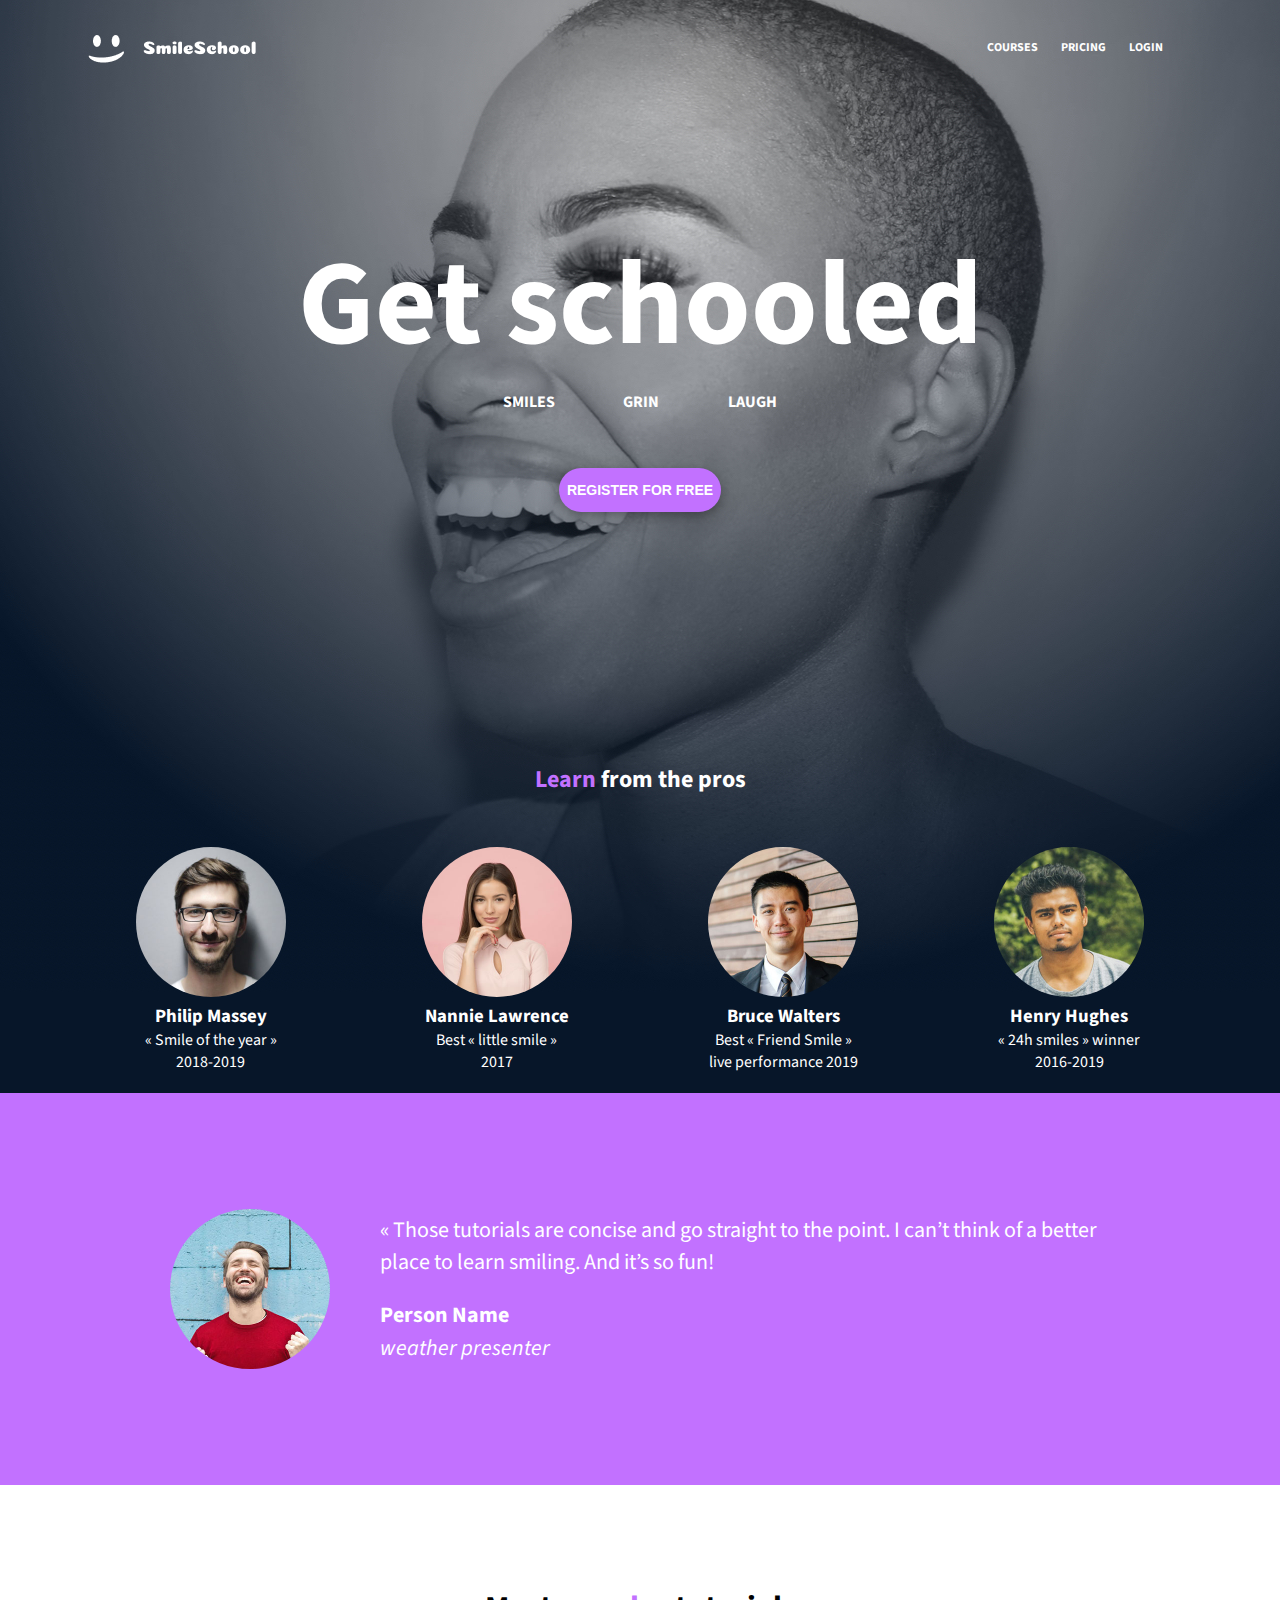
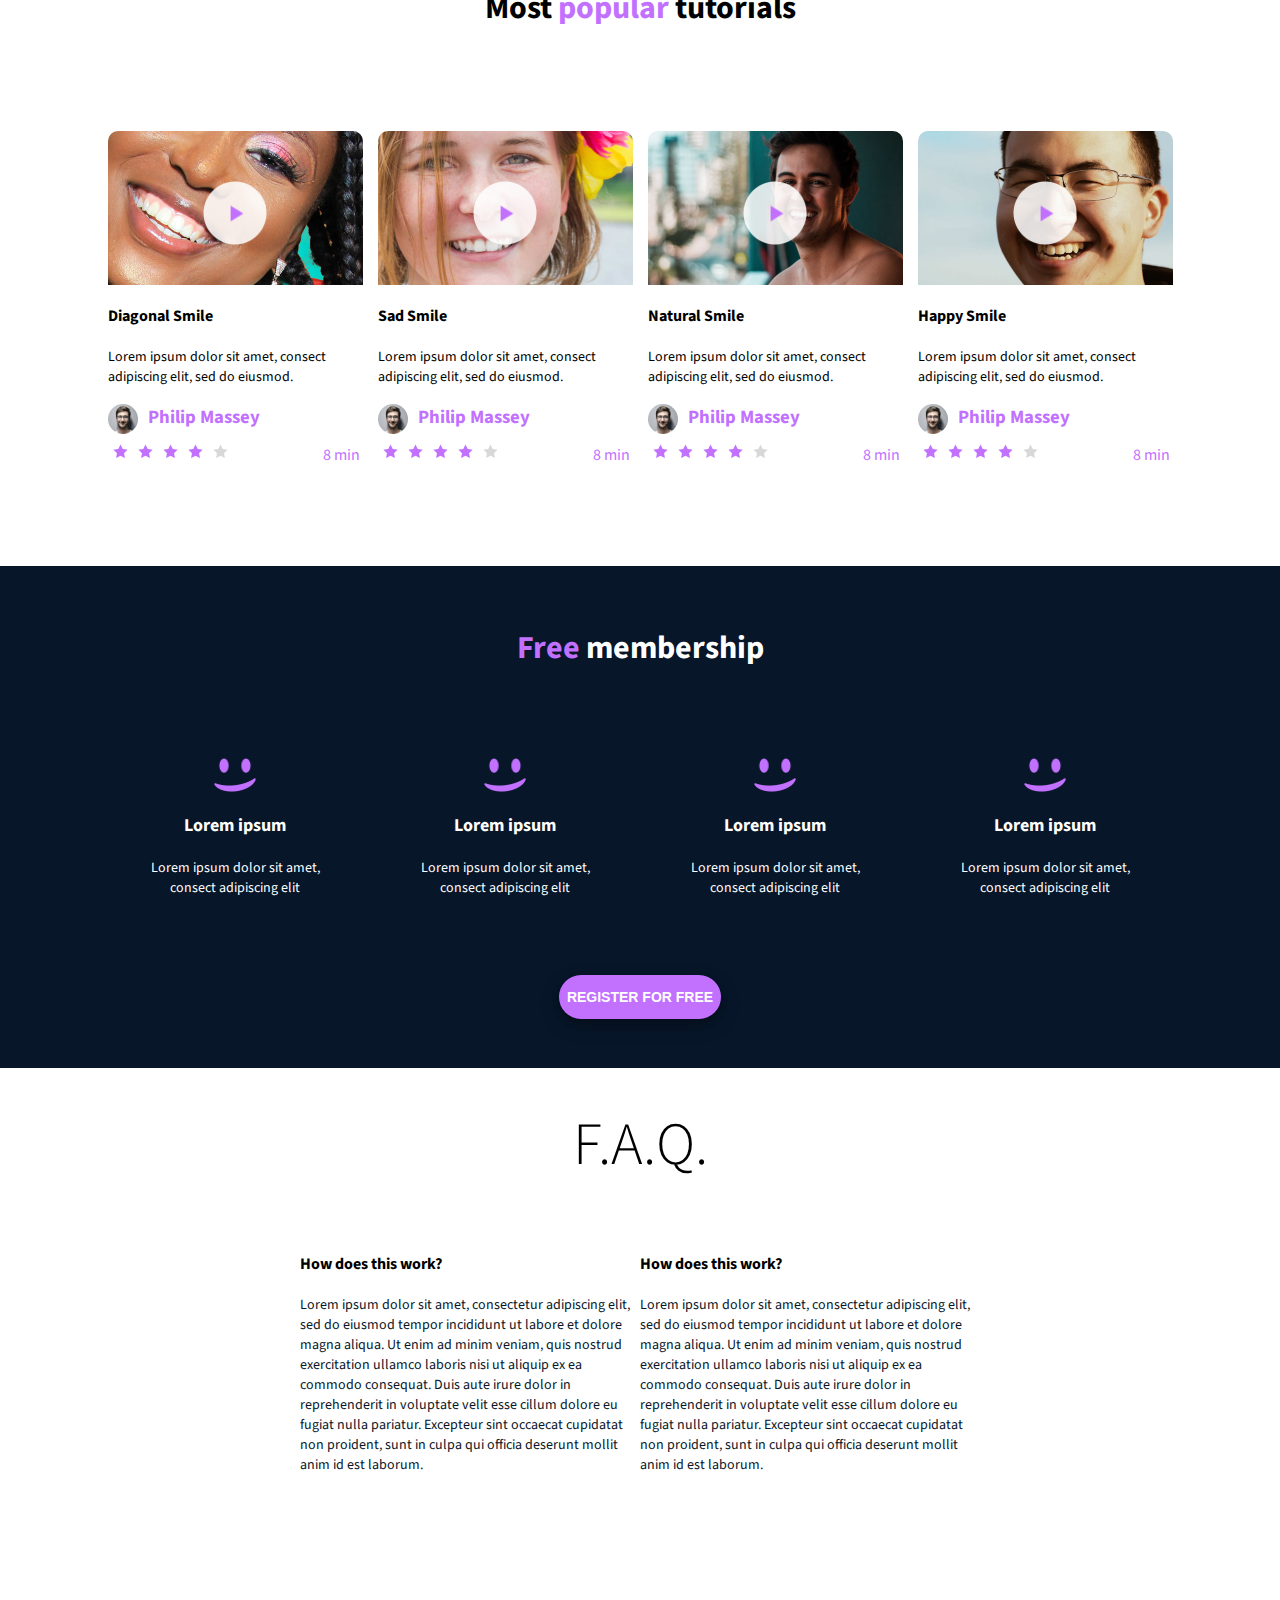
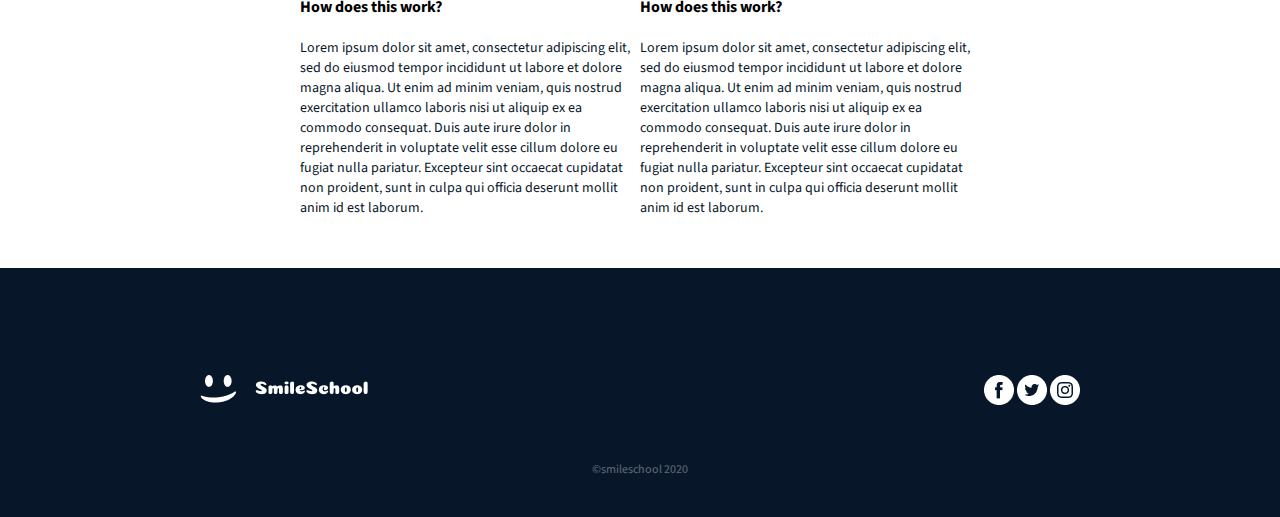
<file: css_advanced/index.html>
<!DOCTYPE html>
<html>
    <head>
        <link href='https://fonts.googleapis.com/css?family=Source+Sans+Pro' rel='stylesheet' type='text/css'>
        <link rel="stylesheet" href="./styles.css">
    </head>
    <body>
        <header>
            <div id="header_bar">
                <a><img src="./images/logo.png"></a>
                <nav>
                    <a>COURSES</a>
                    <a>PRICING</a>
                    <a>LOGIN</a>
                </nav>
            </div>

            <!-- Banner -->
            <section id="main_part">
                <div id="get_schooled">
                    <h1>Get schooled</h1>
                    <div>
                        <p>SMILES</p>
                        <p>GRIN</p>
                        <p>LAUGH</p>
                    </div>
                    <button class="register_button">REGISTER FOR FREE</button>
                </div>

                <div id="pros">
                    <h2><span class="blue_bold">Learn</span> from the pros</h2>
                    <div id="profiles">
                        <div>
                            <img src="./images/profile_1.jpg">
                            <h3>Philip Massey</h3>
                            <p>« Smile of the year » 2018-2019</p>
                        </div>
                        <div>
                            <img src="./images/profile_2.jpg">
                            <h3>Nannie Lawrence</h3>
                            <p>Best « little smile » 2017</p>
                        </div>
                        <div>
                            <img src="./images/profile_3.jpg">
                            <h3>Bruce Walters</h3>
                            <p>Best « Friend Smile » live performance 2019</p>
                        </div>
                        <div>
                            <img src="./images/profile_4.jpg">
                            <h3>Henry Hughes</h3>
                            <p>« 24h smiles » winner 2016-2019</p>
                        </div>
                    </div>
                </div>
            </section>
        </header>

        <main>
            <!-- Quote -->
            <section id="quote_part">
                <div>
                    <img src="./images/profile_5.jpg">
                    <div>
                        <blockquote>« Those tutorials are concise and go straight to the point. I can’t think of a better place to learn smiling. And it’s so fun!</blockquote>
                        <p class="bold">Person Name</p>
                        <p class="ital">weather presenter</p>
                    </div>
                </div>
            </section>

            <!-- Videos -->
            <section id="tutorials_part">
                <h1>Most <span class="blue_bold">popular</span> tutorials</h1>
                <div id="tutorials">
                    <!-- Diagonal Smile -->
                    <div class="tuto_video">
                        <img src="./images/thumbnail_4.jpg">
                        <div class="play_button">
                            <img src="./images/play.png">
                        </div>
                        <h2>Diagonal Smile</h2>
                        <p>Lorem ipsum dolor sit amet, consect adipiscing elit, sed do eiusmod.</p>
                        <div class="author">
                            <img src="./images/profile_1.jpg">
                            <h3>Philip Massey</h3>
                        </div>
                        <div class="rating">
                            <img src="./images/star_on.png">
                            <img src="./images/star_on.png">
                            <img src="./images/star_on.png">
                            <img src="./images/star_on.png">
                            <img src="./images/star_off.png">
                            <p>8 min</p>
                        </div>
                    </div>
                    
                    <!-- Sad Smile -->
                    <div class="tuto_video">
                        <img src="./images/thumbnail_3.jpg">
                        <div class="play_button">
                            <img src="./images/play.png">
                        </div>
                        <h2>Sad Smile</h2>
                        <p>Lorem ipsum dolor sit amet, consect adipiscing elit, sed do eiusmod.</p>
                        <div class="author">
                            <img src="./images/profile_1.jpg">
                            <h3>Philip Massey</h3>
                        </div>
                        <div class="rating">
                            <img src="./images/star_on.png">
                            <img src="./images/star_on.png">
                            <img src="./images/star_on.png">
                            <img src="./images/star_on.png">
                            <img src="./images/star_off.png">
                            <p>8 min</p>
                        </div>
                    </div>
                    
                    <!-- Natural Smile -->
                    <div class="tuto_video">
                        <img src="./images/thumbnail_1.jpg">
                        <div class="play_button">
                            <img src="./images/play.png">
                        </div>
                        <h2>Natural Smile</h2>
                        <p>Lorem ipsum dolor sit amet, consect adipiscing elit, sed do eiusmod.</p>
                        <div class="author">
                            <img src="./images/profile_1.jpg">
                            <h3>Philip Massey</h3>
                        </div>
                        <div class="rating">
                            <img src="./images/star_on.png">
                            <img src="./images/star_on.png">
                            <img src="./images/star_on.png">
                            <img src="./images/star_on.png">
                            <img src="./images/star_off.png">
                            <p>8 min</p>
                        </div>
                    </div>
                    
                    <!-- Happy Smile -->
                    <div class="tuto_video">
                        <img src="./images/thumbnail_2.jpg">
                        <div class="play_button">
                            <img src="./images/play.png">
                        </div>
                        <h2>Happy Smile</h2>
                        <p>Lorem ipsum dolor sit amet, consect adipiscing elit, sed do eiusmod.</p>
                        <div class="author">
                            <img src="./images/profile_1.jpg">
                            <h3>Philip Massey</h3>
                        </div>
                        <div class="rating">
                            <img src="./images/star_on.png">
                            <img src="./images/star_on.png">
                            <img src="./images/star_on.png">
                            <img src="./images/star_on.png">
                            <img src="./images/star_off.png">
                            <p>8 min</p>
                        </div>
                    </div>
                </div>
            </section>

            <!-- Membership -->
            <section id="membership_part">
                <h1><span class="blue_bold">Free</span> membership</h1>
                <div id="dot_container">
                    <div class="dot">
                        <img src="./images/smile_on.png">
                        <h2>Lorem ipsum</h2>
                        <p>Lorem ipsum dolor sit amet, consect adipiscing elit</p>
                    </div>
                    <div class="dot">
                        <img src="./images/smile_on.png">
                        <h2>Lorem ipsum</h2>
                        <p>Lorem ipsum dolor sit amet, consect adipiscing elit</p>
                    </div>
                    <div class="dot">
                        <img src="./images/smile_on.png">
                        <h2>Lorem ipsum</h2>
                        <p>Lorem ipsum dolor sit amet, consect adipiscing elit</p>
                    </div>
                    <div class="dot">
                        <img src="./images/smile_on.png">
                        <h2>Lorem ipsum</h2>
                        <p>Lorem ipsum dolor sit amet, consect adipiscing elit</p>
                    </div>
                </div>
                <button class="register_button">REGISTER FOR FREE</button>
            </section>

            <!-- FAQ -->
            <section id="faq_part">
                <h1>F.A.Q.</h1>
                <div id="faq_container">
                    <div class="faq_row">
                        <div class="faq">
                            <h2>How does this work?</h2>
                            <p>Lorem ipsum dolor sit amet, consectetur adipiscing elit, 
                                sed do eiusmod tempor incididunt ut labore et dolore 
                                magna aliqua. Ut enim ad minim veniam, quis nostrud 
                                exercitation ullamco laboris nisi ut aliquip ex ea commodo 
                                consequat. Duis aute irure dolor in reprehenderit in 
                                voluptate velit esse cillum dolore eu fugiat nulla 
                                pariatur. Excepteur sint occaecat cupidatat non proident, 
                                sunt in culpa qui officia deserunt mollit anim id est laborum.</p>
                        </div>
                        <div class="faq">
                            <h2>How does this work?</h2>
                            <p>Lorem ipsum dolor sit amet, consectetur adipiscing elit, 
                                sed do eiusmod tempor incididunt ut labore et dolore 
                                magna aliqua. Ut enim ad minim veniam, quis nostrud 
                                exercitation ullamco laboris nisi ut aliquip ex ea commodo 
                                consequat. Duis aute irure dolor in reprehenderit in 
                                voluptate velit esse cillum dolore eu fugiat nulla 
                                pariatur. Excepteur sint occaecat cupidatat non proident, 
                                sunt in culpa qui officia deserunt mollit anim id est laborum.</p>
                        </div>
                    </div>
                    <div class="faq_row">
                        <div class="faq">
                            <h2>How does this work?</h2>
                            <p>Lorem ipsum dolor sit amet, consectetur adipiscing elit, 
                                sed do eiusmod tempor incididunt ut labore et dolore 
                                magna aliqua. Ut enim ad minim veniam, quis nostrud 
                                exercitation ullamco laboris nisi ut aliquip ex ea commodo 
                                consequat. Duis aute irure dolor in reprehenderit in 
                                voluptate velit esse cillum dolore eu fugiat nulla 
                                pariatur. Excepteur sint occaecat cupidatat non proident, 
                                sunt in culpa qui officia deserunt mollit anim id est laborum.</p>
                        </div>
                        <div class="faq">
                            <h2>How does this work?</h2>
                            <p>Lorem ipsum dolor sit amet, consectetur adipiscing elit, 
                                sed do eiusmod tempor incididunt ut labore et dolore 
                                magna aliqua. Ut enim ad minim veniam, quis nostrud 
                                exercitation ullamco laboris nisi ut aliquip ex ea commodo 
                                consequat. Duis aute irure dolor in reprehenderit in 
                                voluptate velit esse cillum dolore eu fugiat nulla 
                                pariatur. Excepteur sint occaecat cupidatat non proident, 
                                sunt in culpa qui officia deserunt mollit anim id est laborum.</p>
                        </div>
                    </div>
                </div>
            </section>
        </main>

        <!--Footer -->
        <footer>
            <div class="footer_content_container">
                <div id="footer_content">
                    <a><img src="./images/logo.png"></a>
                    <div>
                        <a><img src="./images/Facebook.png"></a>
                        <a><img src="./images/Twitter.png"></a>
                        <a><img src="./images/Instagram.png"></a>
                    </div>
                </div>
                <p>©smileschool 2020</p>
            </div>
        </footer>
    </body>
</html>
</file>
<file: css_advanced/styles.css>
* {
    margin: 0;
    padding: 0;
}

body {
    text-align: center;
    font-family: 'Source Sans Pro', sans-serif;
    height: auto;
}

header {
    background-image: url(./images/pic_1.jpg);
    background-size: cover;
    width: 100%;
    height: 1093px;
    display: flex;
    justify-content: center;
    align-items: center;
    color: #FFFFFF;
    background-color: #071629;
}

#header_bar {
    width: 1103.41px;
    height: 29.46px;
    position: absolute;
    top: 35.02px;
    display: flex;
    flex-direction: row;
    justify-content: space-between;
}

#header_bar a {
    width: 167.02px;
    height: 29.46px;
}

#header_bar nav {
    justify-self: flex-end;
    width: 234px;
    height: 15px;
}

#header_bar nav a {
    margin: 0 10px 0 10px;
    font-weight: bold;
    font-size: 12px;
}

#main_part {
    position: absolute;
    top: 220px;
}

#get_schooled {
    display: flex;
    justify-content: center;
    flex-direction: column;
    align-items: center;
}

#get_schooled h1 {
    font-size: 120px;
    font-weight: 700;
}

#get_schooled div {
    width: 342px;
    display: flex;
    flex-direction: row;
    justify-content: space-around;
}

#get_schooled div p {
    font-size: 16px;
    font-weight: bold;
}

.register_button {
    width: 162px;
    height: 44px;
    margin-top: 55px;
    background-color: #C271FF;
    border: none;
    border-radius: 22px;
    color: #FFFFFF;
    font-size: 14px;
    font-weight: 600;
    box-shadow: 0 4px 8px 0 rgba(0, 0, 0, 0.2), 0 6px 20px 0 rgba(0, 0, 0, 0.2);
}

#pros {
    width: 1009px;
    height: 237px;
    margin-top: 250px;
    display: flex;
    flex-direction: column;
}

#profiles {
    margin-top: 50px;
    display: flex;
    justify-content: space-between;
}

#profiles > div {
    width: 150px;
    height: 237px;
}

#profiles div img {
    width: 150px;
    height: 150px;
    border-radius: 100px;
}

#quote_part {
    height: 392px;
    background-color: #C271FF;
    color: #FFFFFF;
    display: flex;
    justify-content: center;
}

#quote_part div {
    display: flex;
    flex-direction: row;
    align-items: center;
}

#quote_part div img {
    width: 160px;
    height: 160px;
    border-radius: 100px;
    margin-right: 50px;
}

#quote_part div div {
    flex-direction: column;
    justify-content: space-between;
    font-size: 22px;
    width: 730px;
    height: 150px;
}

#quote_part div div blockquote {
    text-align: left;
    margin: 0 0 20px 0;
    font-size: 22px;
    font-weight: 400;
}

.ital {
    font-style: italic;
}

.bold {
    font-weight: bold;
}

#quote_part div div p {
    align-self: flex-start;
}

#tutorials_part {
    width: 100%;
    margin-bottom: 100px;
}

#tutorials_part > h1 {
    margin: 100px 0 100px 0;
    font-size: 32px;
}

.blue_bold {
    color: #C271FF;
    font-weight: bold;
}

#tutorials {
    margin: 0px 100px 0 100px;
    display: flex;
    justify-content: space-around;
}

.tuto_video > img {
    display: flex;
    width: 255px;
    height: 154px;
    border-radius: 10px 10px 0 0;
}

.tuto_video {
    display: flex;
    flex-direction: column;
    justify-content: space-between;
    width: 255px;
    height: 335px;
}

.play_button {
    width: 64px;
    height: 64px;
    position: absolute;
    align-self: center;
    margin-top: 50px; 
    display: flex;
}

.play_button img {
    width: 64px;
    height: 64px;
}

.tuto_video h2 {
    margin: 10px 0 10px 0;
    font-size: 16px;
    text-align: left;
    font-weight: 700;
}

.tuto_video > p {
    font-size: 14px;
    width: 242px;
    height: 48px;
    text-align: left;
}

.author {
    display: flex;
    flex-direction: row;
}

.author h3 {
    text-align: center;
    margin: 0 10px 0 10px;
    color: #C271FF;
}

.author img {
    width: 30px;
    height: 30px;
    border-radius: 100px;
}

.rating {
    display: flex;
    flex-direction: row;
    justify-content: flex-start;
    text-align: center;
}

.rating img {
    width: 15px;
    height: 15px;
    margin: 0 5px 0 5px;
}

.rating p {
    margin-left: 90px;
    color: #C271FF;
}

#membership_part {
    height: 502px;
    background-color: #071629;
    color: #FFFFFF;
    display: flex;
    justify-content: center;
    flex-direction: column;
    justify-content: space-around;
}

#membership_part > h1 {
    font-size: 32px;
    margin: 30px 0 30px 0;
    font-weight: 700;
}

#dot_container {
    margin: 0 100px 0 100px;
    display: flex;
    justify-content: space-around;
}

.dot {
    width: 170px;
    display: flex;
    flex-direction: column;
}

.dot img {
    width: 43.67px;
    height: 35.35px;
    align-self: center;
}

.dot h2 {
    margin: 20px 0 20px 0;
    font-size: 18px;
}

.dot p {
    font-size: 14px;
}

#membership_part button {
    margin: 20px 0 20px;
    align-self: center;
    color: #FFFFFF;
}

#faq_part {
    height: 800px;
    display: flex;
    flex-direction: column;
    justify-content: center;
}

#faq_part h1 {
    margin-top: 40px;
    font-size: 60px;
    font-weight: 300 !important;
    line-height: 75px;
}

#faq_container {
    margin: 0 300px 0 300px;
    height: 707px;
    display: flex;
    flex-direction: column;
    justify-content: space-around;
}

.faq_row {
    display: flex;
    flex-direction: row;
    justify-content: space-between;
}

.faq {
    width: 350px;
}

.faq h2 {
    margin: 20px 0 20px 0;
    text-align: left;
    font-size: 16px;
    font-weight: bold;
}

.faq p {
    text-align: left;
    font-size: 14px;
    color: #071629;
}

footer {
    height: 249px;
    background-color: #071629;
    display: flex;
    flex-direction: column;
    justify-content: space-around;
    color: #FFFFFF;

}

#footer_content {
    margin: 0 200px 0 200px;
    display: flex;
    justify-content: space-between;
}

footer div p {
    margin-top: 50px;
    position: absolute;
    left: 45%;
    right: 45%;
    font-size: 12px;
    opacity: 35%;
}
</file>
